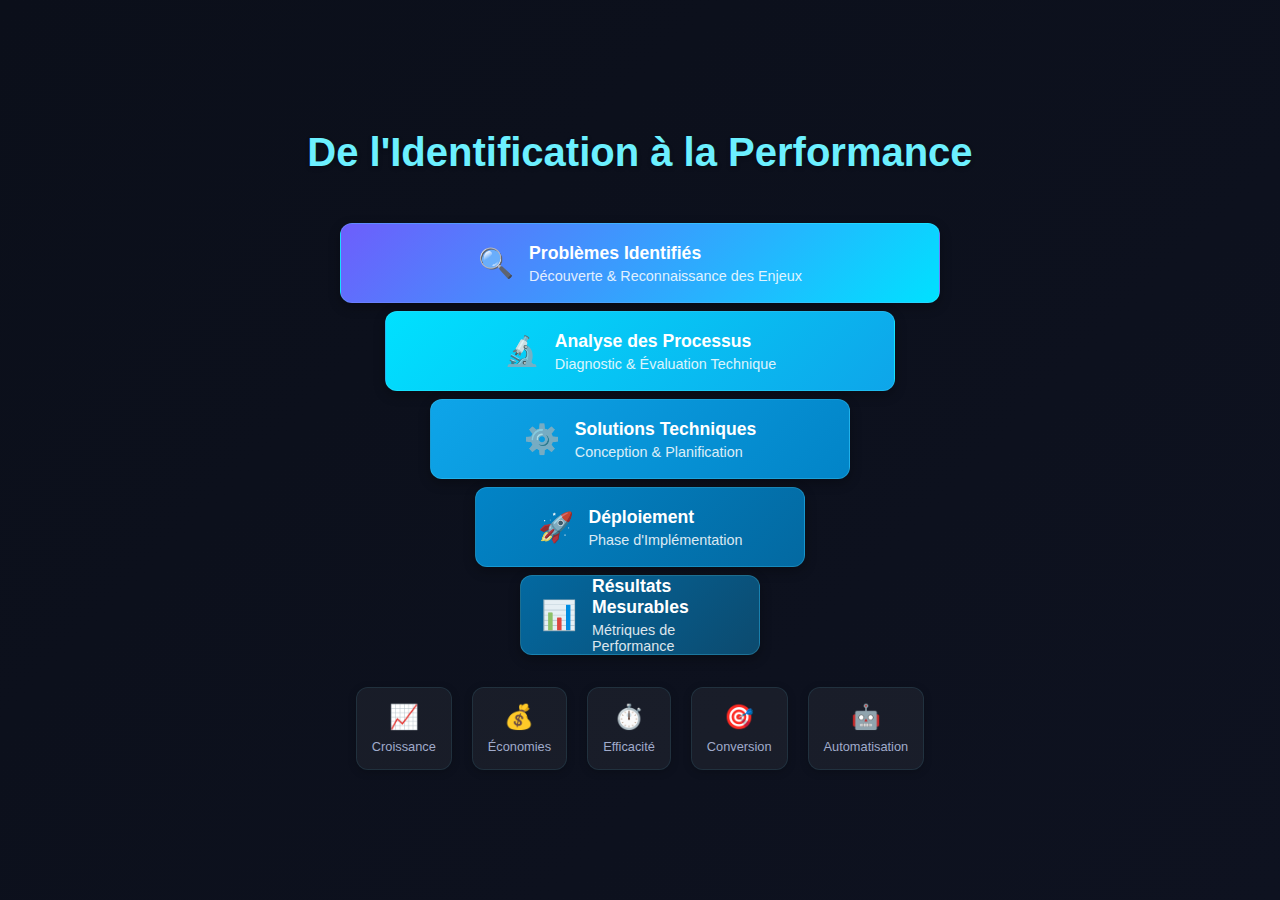
<file: public/funnel.html>
<!DOCTYPE html>
<html lang="fr">
<head>
    <meta charset="UTF-8">
    <meta name="viewport" content="width=device-width, initial-scale=1.0">
    <title>Funnel de Conversion - Processus d'Optimisation</title>
    <style>
        * {
            margin: 0;
            padding: 0;
            box-sizing: border-box;
        }

        body {
            font-family: 'Inter', 'Segoe UI', Tahoma, Geneva, Verdana, sans-serif;
            background: linear-gradient(135deg, #0b0f1a 0%, #0e1220 100%);
            min-height: 100vh;
            display: flex;
            flex-direction: column;
            align-items: center;
            justify-content: center;
            padding: 20px;
            color: #e7ecff;
        }

        .container {
            max-width: 800px;
            width: 100%;
            text-align: center;
        }

        .main-title {
            font-size: 2.5rem;
            font-weight: 800;
            color: #6cf0ff;
            margin-bottom: 3rem;
            text-shadow: 0 2px 4px rgba(0,0,0,0.3);
        }

        .funnel-container {
            position: relative;
            width: 100%;
            max-width: 600px;
            margin: 0 auto;
        }

        .funnel-stage {
            position: relative;
            margin-bottom: 8px;
            border-radius: 12px;
            color: white;
            font-weight: 600;
            display: flex;
            align-items: center;
            justify-content: center;
            min-height: 80px;
            box-shadow: 0 4px 12px rgba(0,0,0,0.3);
            transition: transform 0.3s ease, box-shadow 0.3s ease;
            border: 1px solid rgba(108, 240, 255, 0.2);
        }

        .funnel-stage:hover {
            transform: translateY(-2px);
            box-shadow: 0 6px 20px rgba(108, 240, 255, 0.2);
        }

        .stage-1 {
            width: 100%;
            background: linear-gradient(135deg, #6d5efc 0%, #00e1ff 100%);
        }

        .stage-2 {
            width: 85%;
            margin-left: auto;
            margin-right: auto;
            background: linear-gradient(135deg, #00e1ff 0%, #0ea5e9 100%);
        }

        .stage-3 {
            width: 70%;
            margin-left: auto;
            margin-right: auto;
            background: linear-gradient(135deg, #0ea5e9 0%, #0284c7 100%);
        }

        .stage-4 {
            width: 55%;
            margin-left: auto;
            margin-right: auto;
            background: linear-gradient(135deg, #0284c7 0%, #0369a1 100%);
        }

        .stage-5 {
            width: 40%;
            margin-left: auto;
            margin-right: auto;
            background: linear-gradient(135deg, #0369a1 0%, #0c4a6e 100%);
            position: relative;
        }

        .stage-content {
            display: flex;
            align-items: center;
            gap: 15px;
            padding: 0 20px;
        }

        .stage-icon {
            font-size: 1.8rem;
            opacity: 0.9;
        }

        .stage-text {
            flex: 1;
            text-align: left;
        }

        .stage-title {
            font-size: 1.1rem;
            font-weight: 700;
            margin-bottom: 4px;
        }

        .stage-subtitle {
            font-size: 0.9rem;
            opacity: 0.85;
            font-weight: 400;
        }

        .kpi-section {
            margin-top: 2rem;
            display: flex;
            justify-content: center;
            gap: 20px;
            flex-wrap: wrap;
        }

        .kpi-item {
            display: flex;
            flex-direction: column;
            align-items: center;
            gap: 8px;
            padding: 15px;
            background: rgba(255, 255, 255, 0.05);
            border-radius: 12px;
            box-shadow: 0 2px 8px rgba(0,0,0,0.2);
            min-width: 80px;
            border: 1px solid rgba(108, 240, 255, 0.1);
        }

        .kpi-icon {
            font-size: 1.5rem;
            color: #6cf0ff;
        }

        .kpi-label {
            font-size: 0.8rem;
            color: #a0abcb;
            font-weight: 500;
        }

        .flow-arrow {
            position: absolute;
            right: -30px;
            top: 50%;
            transform: translateY(-50%);
            font-size: 1.5rem;
            color: #6cf0ff;
        }

        @media (max-width: 768px) {
            .main-title {
                font-size: 2rem;
                margin-bottom: 2rem;
            }
            
            .stage-content {
                gap: 10px;
                padding: 0 15px;
            }
            
            .stage-icon {
                font-size: 1.5rem;
            }
            
            .stage-title {
                font-size: 1rem;
            }
            
            .stage-subtitle {
                font-size: 0.8rem;
            }
            
            .kpi-section {
                gap: 15px;
            }
        }
    </style>
</head>
<body>
    <div class="container">
        <h1 class="main-title">De l'Identification à la Performance</h1>
        
        <div class="funnel-container">
            <div class="funnel-stage stage-1">
                <div class="stage-content">
                    <div class="stage-icon">🔍</div>
                    <div class="stage-text">
                        <div class="stage-title">Problèmes Identifiés</div>
                        <div class="stage-subtitle">Découverte & Reconnaissance des Enjeux</div>
                    </div>
                </div>
            </div>
            
            <div class="funnel-stage stage-2">
                <div class="stage-content">
                    <div class="stage-icon">🔬</div>
                    <div class="stage-text">
                        <div class="stage-title">Analyse des Processus</div>
                        <div class="stage-subtitle">Diagnostic & Évaluation Technique</div>
                    </div>
                </div>
            </div>
            
            <div class="funnel-stage stage-3">
                <div class="stage-content">
                    <div class="stage-icon">⚙️</div>
                    <div class="stage-text">
                        <div class="stage-title">Solutions Techniques</div>
                        <div class="stage-subtitle">Conception & Planification</div>
                    </div>
                </div>
            </div>
            
            <div class="funnel-stage stage-4">
                <div class="stage-content">
                    <div class="stage-icon">🚀</div>
                    <div class="stage-text">
                        <div class="stage-title">Déploiement</div>
                        <div class="stage-subtitle">Phase d'Implémentation</div>
                    </div>
                </div>
            </div>
            
            <div class="funnel-stage stage-5">
                <div class="stage-content">
                    <div class="stage-icon">📊</div>
                    <div class="stage-text">
                        <div class="stage-title">Résultats Mesurables</div>
                        <div class="stage-subtitle">Métriques de Performance</div>
                    </div>
                </div>
            </div>
        </div>
        
        <div class="kpi-section">
            <div class="kpi-item">
                <div class="kpi-icon">📈</div>
                <div class="kpi-label">Croissance</div>
            </div>
            <div class="kpi-item">
                <div class="kpi-icon">💰</div>
                <div class="kpi-label">Économies</div>
            </div>
            <div class="kpi-item">
                <div class="kpi-icon">⏱️</div>
                <div class="kpi-label">Efficacité</div>
            </div>
            <div class="kpi-item">
                <div class="kpi-icon">🎯</div>
                <div class="kpi-label">Conversion</div>
            </div>
            <div class="kpi-item">
                <div class="kpi-icon">🤖</div>
                <div class="kpi-label">Automatisation</div>
            </div>
        </div>
    </div>
</body>
</html>
</file>
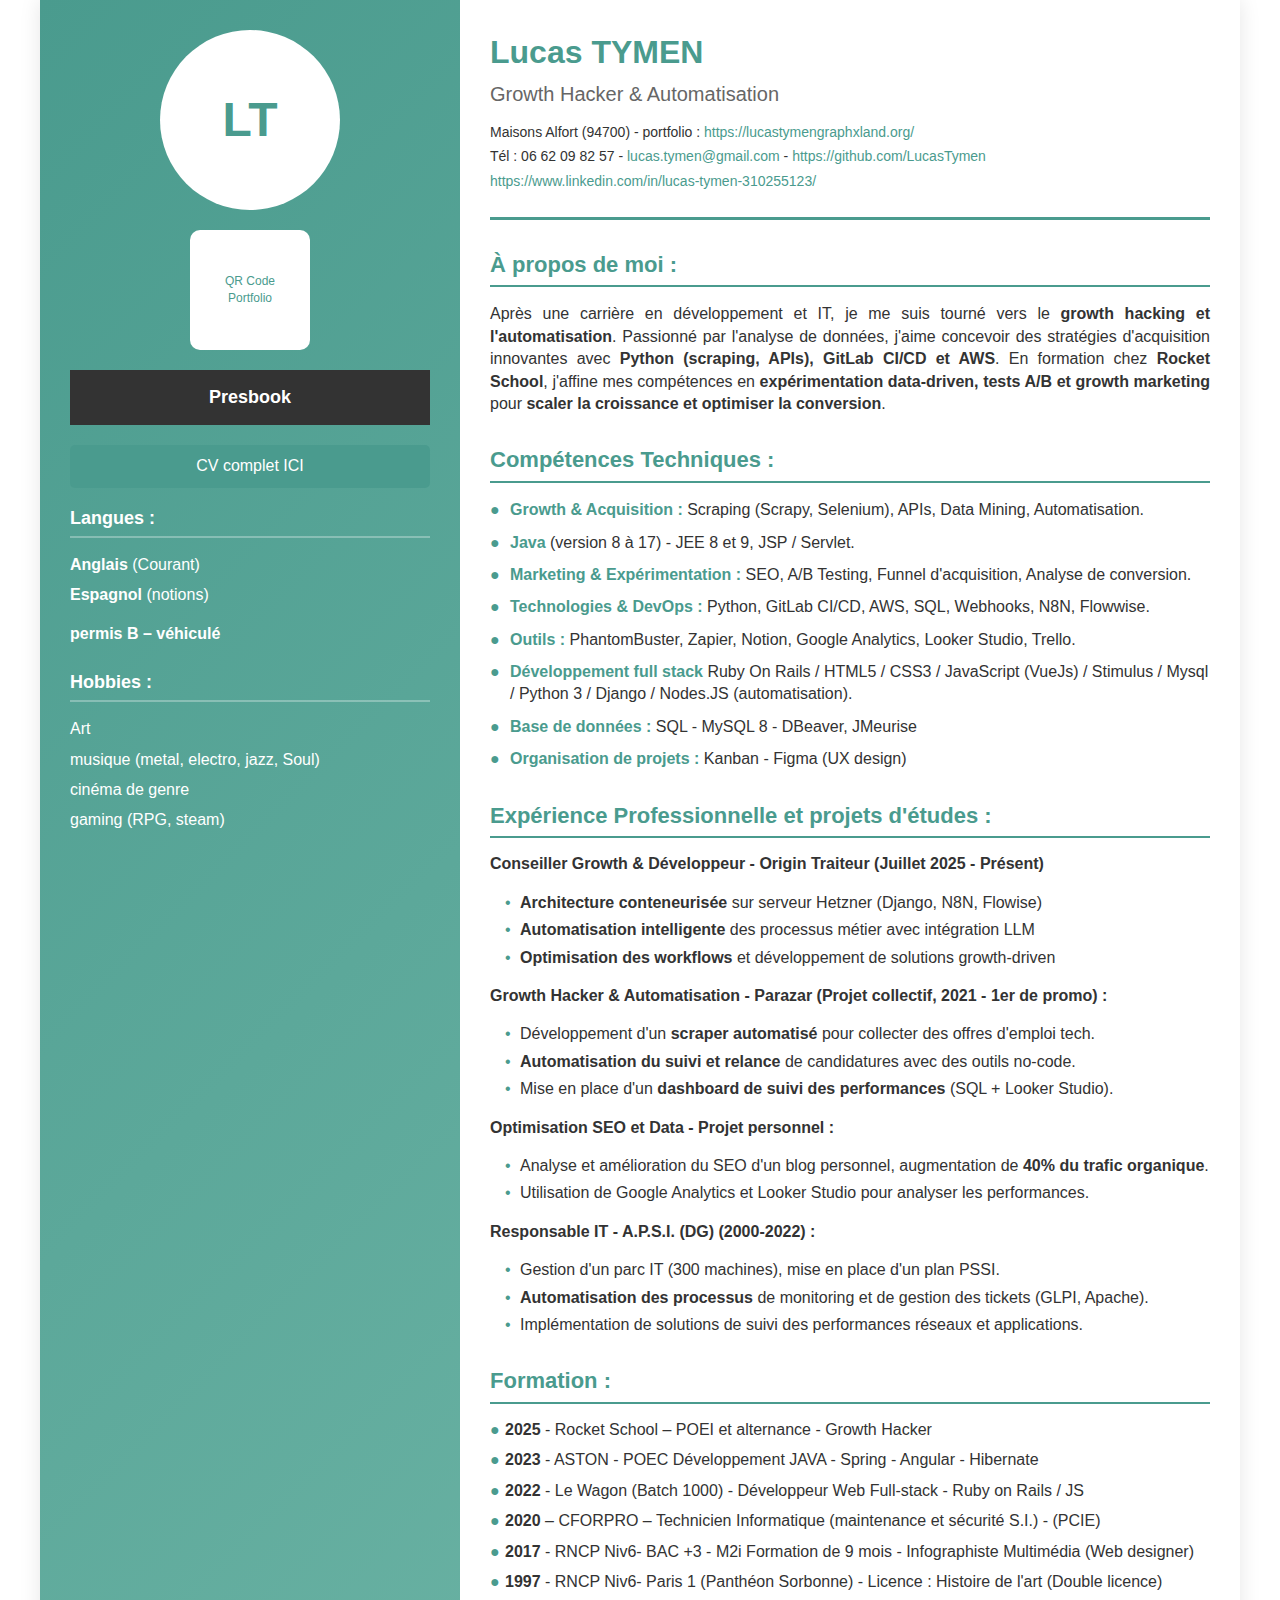
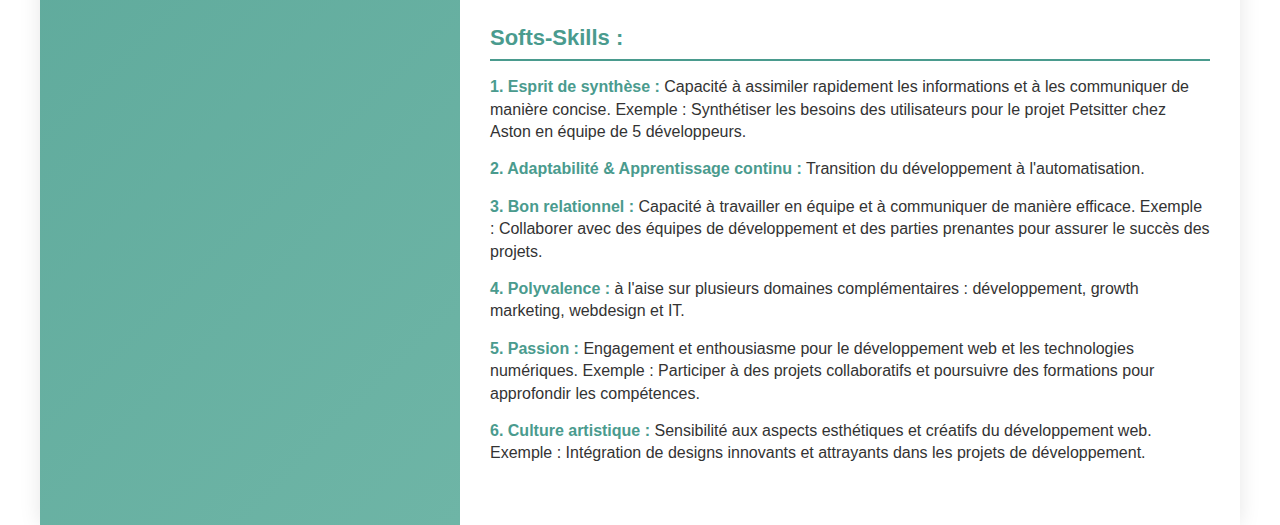
<file: public/lucas_cv_html(1).html>
<!DOCTYPE html>
<html lang="fr">
<head>
    <meta charset="UTF-8">
    <meta name="viewport" content="width=device-width, initial-scale=1.0">
    <title>Lucas TYMEN - Growth Hacker & Automatisation</title>
    <style>
        body {
            font-family: 'Segoe UI', Tahoma, Geneva, Verdana, sans-serif;
            margin: 0;
            padding: 0;
            background: white;
            color: #333;
            line-height: 1.4;
        }
        
        .container {
            display: flex;
            max-width: 1200px;
            margin: 0 auto;
            box-shadow: 0 0 20px rgba(0,0,0,0.1);
        }
        
        .left-column {
            background: linear-gradient(135deg, #4a9b8e, #6eb5a6);
            color: white;
            width: 35%;
            padding: 30px;
            box-sizing: border-box;
        }
        
        .right-column {
            width: 65%;
            padding: 30px;
            background: white;
            box-sizing: border-box;
        }
        
        .profile-photo {
            width: 180px;
            height: 180px;
            border-radius: 50%;
            background: white;
            margin: 0 auto 20px;
            display: flex;
            align-items: center;
            justify-content: center;
            font-size: 48px;
            color: #4a9b8e;
            font-weight: bold;
        }
        
        .qr-code {
            width: 120px;
            height: 120px;
            background: white;
            margin: 20px auto;
            border-radius: 10px;
            display: flex;
            align-items: center;
            justify-content: center;
            color: #4a9b8e;
            font-size: 12px;
            text-align: center;
        }
        
        .presbook {
            background: #333;
            color: white;
            text-align: center;
            padding: 15px;
            margin: 20px 0;
            font-size: 18px;
            font-weight: bold;
        }
        
        .cv-link {
            background: #4a9b8e;
            color: white;
            text-align: center;
            padding: 10px;
            margin: 10px 0;
            text-decoration: none;
            display: block;
            border-radius: 5px;
        }
        
        .cv-link:hover {
            background: #3a8b7e;
        }
        
        .left-section {
            margin-bottom: 25px;
        }
        
        .left-section h3 {
            font-size: 18px;
            margin-bottom: 10px;
            border-bottom: 2px solid rgba(255,255,255,0.3);
            padding-bottom: 5px;
        }
        
        .left-section ul {
            list-style: none;
            padding: 0;
        }
        
        .left-section li {
            margin-bottom: 8px;
        }
        
        .header {
            border-bottom: 3px solid #4a9b8e;
            padding-bottom: 20px;
            margin-bottom: 30px;
        }
        
        .name {
            font-size: 32px;
            font-weight: bold;
            color: #4a9b8e;
            margin: 0;
        }
        
        .title {
            font-size: 20px;
            color: #666;
            margin: 5px 0;
        }
        
        .contact-info {
            margin-top: 15px;
            font-size: 14px;
        }
        
        .contact-info div {
            margin-bottom: 5px;
        }
        
        .contact-info a {
            color: #4a9b8e;
            text-decoration: none;
        }
        
        .section {
            margin-bottom: 30px;
        }
        
        .section h2 {
            color: #4a9b8e;
            font-size: 22px;
            margin-bottom: 15px;
            border-bottom: 2px solid #4a9b8e;
            padding-bottom: 5px;
        }
        
        .about-text {
            text-align: justify;
            margin-bottom: 20px;
        }
        
        .skills-list {
            list-style: none;
            padding: 0;
        }
        
        .skills-list li {
            margin-bottom: 10px;
            padding-left: 20px;
            position: relative;
        }
        
        .skills-list li:before {
            content: "●";
            color: #4a9b8e;
            position: absolute;
            left: 0;
        }
        
        .skill-category {
            font-weight: bold;
            color: #4a9b8e;
        }
        
        .job-title {
            font-weight: bold;
            color: #333;
            margin-bottom: 5px;
        }
        
        .job-details {
            color: #666;
            font-style: italic;
            margin-bottom: 10px;
        }
        
        .job-tasks {
            list-style: none;
            padding: 0;
            margin-left: 15px;
        }
        
        .job-tasks li {
            margin-bottom: 5px;
            padding-left: 15px;
            position: relative;
        }
        
        .job-tasks li:before {
            content: "•";
            color: #4a9b8e;
            position: absolute;
            left: 0;
        }
        
        .soft-skills {
            counter-reset: skill-counter;
        }
        
        .soft-skill {
            margin-bottom: 15px;
            counter-increment: skill-counter;
        }
        
        .soft-skill:before {
            content: counter(skill-counter) ". ";
            color: #4a9b8e;
            font-weight: bold;
        }
        
        .soft-skill-title {
            font-weight: bold;
            color: #4a9b8e;
        }
        
        .formation-item {
            margin-bottom: 8px;
            padding-left: 15px;
            position: relative;
        }
        
        .formation-item:before {
            content: "●";
            color: #4a9b8e;
            position: absolute;
            left: 0;
        }
    </style>
</head>
<body>
    <div class="container">
        <div class="left-column">
            <div class="profile-photo">LT</div>
            
            <div class="qr-code">
                QR Code<br>
                Portfolio
            </div>
            
            <div class="presbook">Presbook</div>
            
            <a href="https://lucastymengraphxland.org/" class="cv-link">CV complet ICI</a>
            
            <div class="left-section">
                <h3>Langues :</h3>
                <ul>
                    <li><strong>Anglais</strong> (Courant)</li>
                    <li><strong>Espagnol</strong> (notions)</li>
                </ul>
                
                <p><strong>permis B – véhiculé</strong></p>
            </div>
            
            <div class="left-section">
                <h3>Hobbies :</h3>
                <ul>
                    <li>Art</li>
                    <li>musique (metal, electro, jazz, Soul)</li>
                    <li>cinéma de genre</li>
                    <li>gaming (RPG, steam)</li>
                </ul>
            </div>
        </div>
        
        <div class="right-column">
            <div class="header">
                <h1 class="name">Lucas TYMEN</h1>
                <p class="title">Growth Hacker & Automatisation</p>
                <div class="contact-info">
                    <div>Maisons Alfort (94700) - portfolio : <a href="https://lucastymengraphxland.org/">https://lucastymengraphxland.org/</a></div>
                    <div>Tél : 06 62 09 82 57 - <a href="mailto:lucas.tymen@gmail.com">lucas.tymen@gmail.com</a> - <a href="https://github.com/LucasTymen">https://github.com/LucasTymen</a></div>
                    <div><a href="https://www.linkedin.com/in/lucas-tymen-310255123/">https://www.linkedin.com/in/lucas-tymen-310255123/</a></div>
                </div>
            </div>
            
            <div class="section">
                <h2>À propos de moi :</h2>
                <p class="about-text">
                    Après une carrière en développement et IT, je me suis tourné vers le <strong>growth hacking et l'automatisation</strong>. 
                    Passionné par l'analyse de données, j'aime concevoir des stratégies d'acquisition innovantes avec <strong>Python (scraping, APIs), 
                    GitLab CI/CD et AWS</strong>. En formation chez <strong>Rocket School</strong>, j'affine mes compétences en <strong>expérimentation 
                    data-driven, tests A/B et growth marketing</strong> pour <strong>scaler la croissance et optimiser la conversion</strong>.
                </p>
            </div>
            
            <div class="section">
                <h2>Compétences Techniques :</h2>
                <ul class="skills-list">
                    <li><span class="skill-category">Growth & Acquisition :</span> Scraping (Scrapy, Selenium), APIs, Data Mining, Automatisation.</li>
                    <li><span class="skill-category">Java</span> (version 8 à 17) - JEE 8 et 9, JSP / Servlet.</li>
                    <li><span class="skill-category">Marketing & Expérimentation :</span> SEO, A/B Testing, Funnel d'acquisition, Analyse de conversion.</li>
                    <li><span class="skill-category">Technologies & DevOps :</span> Python, GitLab CI/CD, AWS, SQL, Webhooks, N8N, Flowwise.</li>
                    <li><span class="skill-category">Outils :</span> PhantomBuster, Zapier, Notion, Google Analytics, Looker Studio, Trello.</li>
                    <li><span class="skill-category">Développement full stack</span> Ruby On Rails / HTML5 / CSS3 / JavaScript (VueJs) / Stimulus / Mysql / Python 3 / Django / Nodes.JS (automatisation).</li>
                    <li><span class="skill-category">Base de données :</span> SQL - MySQL 8 - DBeaver, JMeurise</li>
                    <li><span class="skill-category">Organisation de projets :</span> Kanban - Figma (UX design)</li>
                </ul>
            </div>
            
            <div class="section">
                <h2>Expérience Professionnelle et projets d'études :</h2>
                
                <div class="job-title">Conseiller Growth & Développeur - Origin Traiteur (Juillet 2025 - Présent)</div>
                <ul class="job-tasks">
                    <li><strong>Architecture conteneurisée</strong> sur serveur Hetzner (Django, N8N, Flowise)</li>
                    <li><strong>Automatisation intelligente</strong> des processus métier avec intégration LLM</li>
                    <li><strong>Optimisation des workflows</strong> et développement de solutions growth-driven</li>
                </ul>
                
                <div class="job-title">Growth Hacker & Automatisation - Parazar (Projet collectif, 2021 - 1er de promo) :</div>
                <ul class="job-tasks">
                    <li>Développement d'un <strong>scraper automatisé</strong> pour collecter des offres d'emploi tech.</li>
                    <li><strong>Automatisation du suivi et relance</strong> de candidatures avec des outils no-code.</li>
                    <li>Mise en place d'un <strong>dashboard de suivi des performances</strong> (SQL + Looker Studio).</li>
                </ul>
                
                <div class="job-title">Optimisation SEO et Data - Projet personnel :</div>
                <ul class="job-tasks">
                    <li>Analyse et amélioration du SEO d'un blog personnel, augmentation de <strong>40% du trafic organique</strong>.</li>
                    <li>Utilisation de Google Analytics et Looker Studio pour analyser les performances.</li>
                </ul>
                
                <div class="job-title">Responsable IT - A.P.S.I. (DG) (2000-2022) :</div>
                <ul class="job-tasks">
                    <li>Gestion d'un parc IT (300 machines), mise en place d'un plan PSSI.</li>
                    <li><strong>Automatisation des processus</strong> de monitoring et de gestion des tickets (GLPI, Apache).</li>
                    <li>Implémentation de solutions de suivi des performances réseaux et applications.</li>
                </ul>
            </div>
            
            <div class="section">
                <h2>Formation :</h2>
                <div class="formation-item"><strong>2025</strong> - Rocket School – POEI et alternance - Growth Hacker</div>
                <div class="formation-item"><strong>2023</strong> - ASTON - POEC Développement JAVA - Spring - Angular - Hibernate</div>
                <div class="formation-item"><strong>2022</strong> - Le Wagon (Batch 1000) - Développeur Web Full-stack - Ruby on Rails / JS</div>
                <div class="formation-item"><strong>2020</strong> – CFORPRO – Technicien Informatique (maintenance et sécurité S.I.) - (PCIE)</div>
                <div class="formation-item"><strong>2017</strong> - RNCP Niv6- BAC +3 - M2i Formation de 9 mois - Infographiste Multimédia (Web designer)</div>
                <div class="formation-item"><strong>1997</strong> - RNCP Niv6- Paris 1 (Panthéon Sorbonne) - Licence : Histoire de l'art (Double licence)</div>
            </div>
            
            <div class="section">
                <h2>Softs-Skills :</h2>
                <div class="soft-skills">
                    <div class="soft-skill">
                        <span class="soft-skill-title">Esprit de synthèse :</span> Capacité à assimiler rapidement les informations et à les communiquer de manière concise. Exemple : Synthétiser les besoins des utilisateurs pour le projet Petsitter chez Aston en équipe de 5 développeurs.
                    </div>
                    <div class="soft-skill">
                        <span class="soft-skill-title">Adaptabilité & Apprentissage continu :</span> Transition du développement à l'automatisation.
                    </div>
                    <div class="soft-skill">
                        <span class="soft-skill-title">Bon relationnel :</span> Capacité à travailler en équipe et à communiquer de manière efficace. Exemple : Collaborer avec des équipes de développement et des parties prenantes pour assurer le succès des projets.
                    </div>
                    <div class="soft-skill">
                        <span class="soft-skill-title">Polyvalence :</span> à l'aise sur plusieurs domaines complémentaires : développement, growth marketing, webdesign et IT.
                    </div>
                    <div class="soft-skill">
                        <span class="soft-skill-title">Passion :</span> Engagement et enthousiasme pour le développement web et les technologies numériques. Exemple : Participer à des projets collaboratifs et poursuivre des formations pour approfondir les compétences.
                    </div>
                    <div class="soft-skill">
                        <span class="soft-skill-title">Culture artistique :</span> Sensibilité aux aspects esthétiques et créatifs du développement web. Exemple : Intégration de designs innovants et attrayants dans les projets de développement.
                    </div>
                </div>
            </div>
        </div>
    </div>
</body>
</html>
</file>
